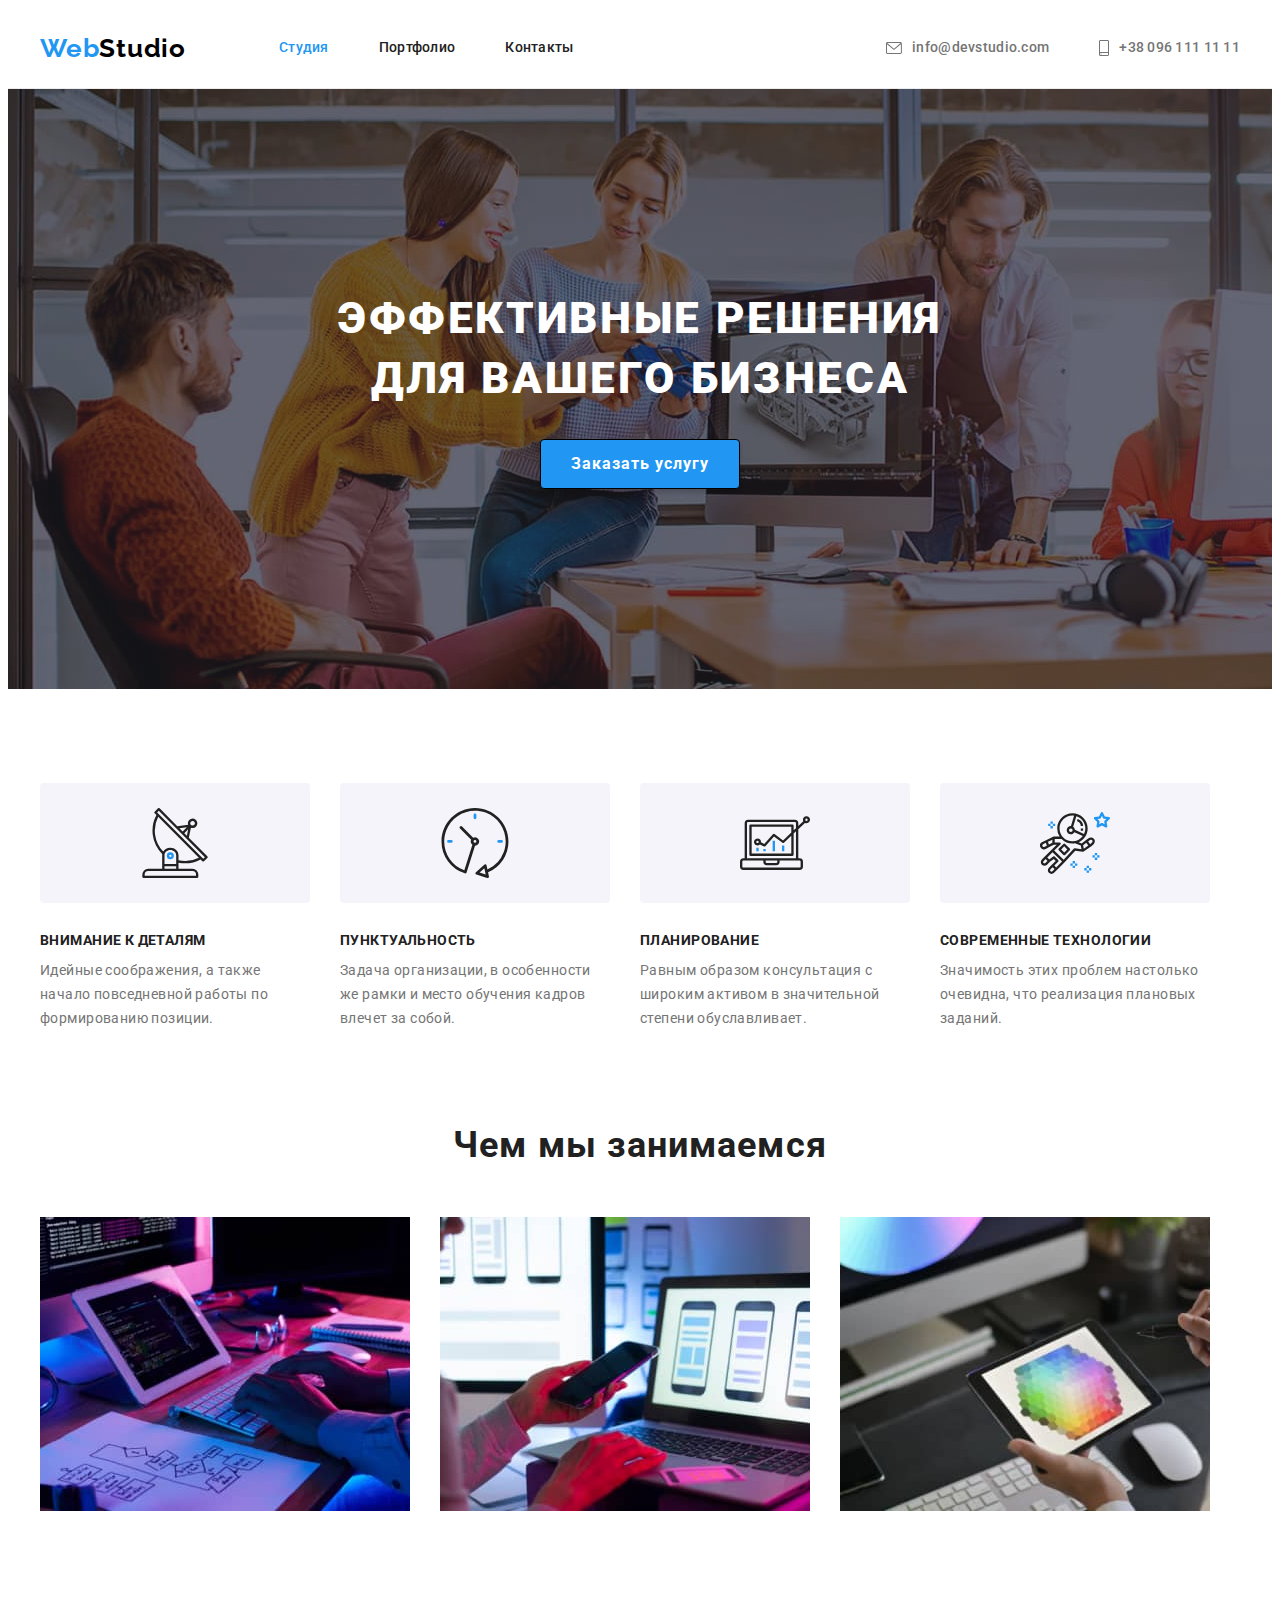
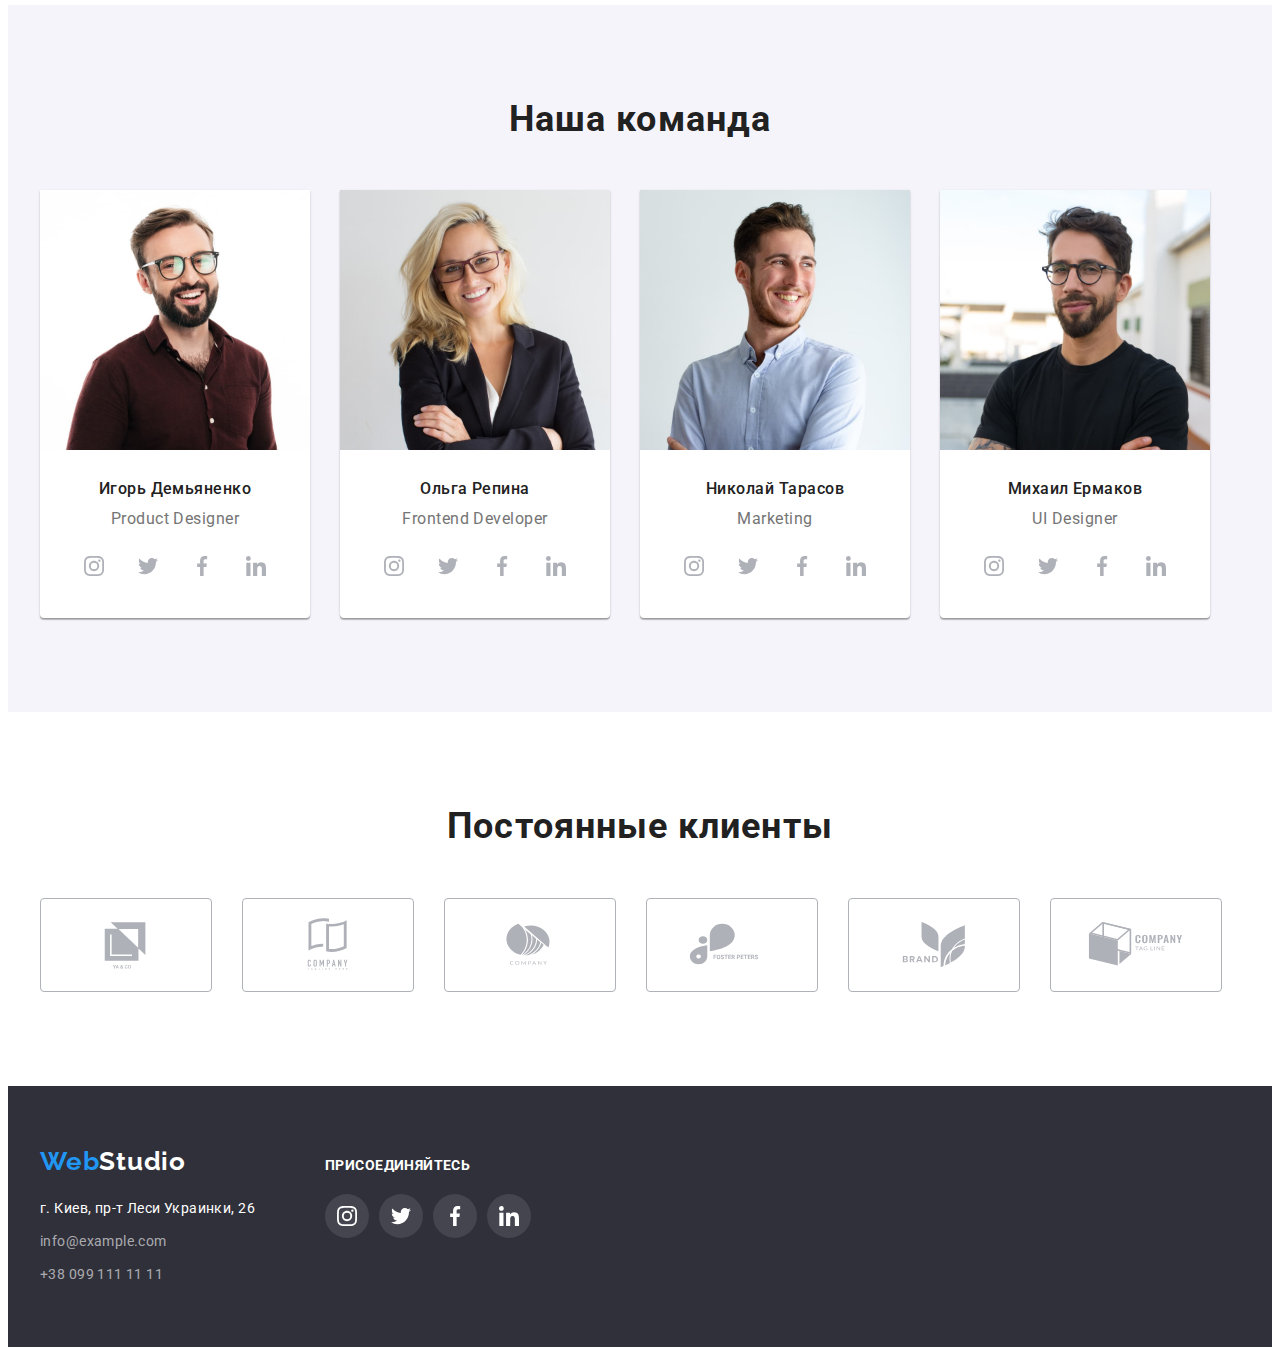
<file: index.html>
<!DOCTYPE html>
<html lang="ru">
<head>
    <meta charset="UTF-8">
    <meta http-equiv="X-UA-Compatible" content="IE=edge">
    <meta name="viewport" content="width=device-width, initial-scale=1.0">
    <title>Web Studio (Version 2.1)</title>
    <link rel="preconnect" href="https://fonts.googleapis.com">
    <link rel="preconnect" href="https://fonts.gstatic.com" crossorigin>
    <link href="https://fonts.googleapis.com/css2?family=Raleway:wght@700&family=Roboto:wght@400;500;700;900&display=swap"
          rel="stylesheet">
    <link rel="stylesheet" href="https://cdnjs.cloudflare.com/ajax/libs/modern-normalize/1.1.0/modern-normalize.min.css"
        integrity="sha512-wpPYUAdjBVSE4KJnH1VR1HeZfpl1ub8YT/NKx4PuQ5NmX2tKuGu6U/JRp5y+Y8XG2tV+wKQpNHVUX03MfMFn9Q=="
        crossorigin="anonymous" referrerpolicy="no-referrer" />
    <link rel="stylesheet" href="./css/styles.css">
</head>
<body>
   <!-- Header -->
    <header class="header">
        <div class="header-container">
            <a class="logo" href="./index.html"><span class="logo-accent">Web</span>Studio</a>
            <nav class="navigation">
                <ul class="navigation-list">
                    <li class="navigation-item"><a class="navigation-link current" href="./index.html ">Студия</a></li>
                    <li class="navigation-item"><a class="navigation-link" href="./portfolio.html">Портфолио</a></li>
                    <li class="navigation-item"><a class="navigation-link" href="./index.html">Контакты</a></li>
                </ul>
            </nav>
            <ul class="contact">
                <li class="contact-item">
                    <a class="contact-link" href="mailto:info@devstudio.com">
                        <svg class="contact-icon" width="16" height="12">
                            <use href="./images/icons.svg#icon-envelope"></use>
                        </svg>info@devstudio.com</a>
                </li>
                <li class="contact-item"><a class="contact-link" href="tel:+380961111111">
                    <svg class="contact-icon" width="10" height="16">
                        <use href="./images/icons.svg#icon-smartphone"></use>
                    </svg>+38 096 111 11 11</a></li>
            </ul>
        </div>
    </header>
    <main>
        <!-- Hero -->
        <section class="hero">
            <div class="hero-container">
                <h1 class="hero-title">Эффективные решения для  вашего бизнеса</h1>
                <button class="hero-btn" type="button">Заказать услугу</button>
            </div>

        </section>
        <!-- Benefits -->
        <section class="benefits">
            <div class="benefits-conteiner">
                <h2 class="benefits-title visually-hidden">Наши преимушества</h2>
                <ul class="benefits-list">
                    <li class="benefits-item">
                        <div class="thumb">
                            <svg class="benefits-icon" width="70" height="70">
                                <use href="./images/benefits-icon.svg#icon-antenna-1"></use>
                            </svg>
                        </div>
                        <h3 class="benefits-subtitle">Внимание к деталям</h3>
                        <p class="benefits-text">Идейные соображения, а также начало повседневной работы по формированию позиции.</p>
                    </li>
                    <li class="benefits-item">
                        <div class="thumb">
                            <svg class="benefits-icon" width="70" height="70">
                                <use href="./images/benefits-icon.svg#icon-clock"></use>
                            </svg>
                        </div>
                        <h3 class="benefits-subtitle">Пунктуальность</h3>
                        <p class="benefits-text">Задача организации, в особенности же рамки и место обучения кадров влечет за собой.</p>
                    </li>
                    <li class="benefits-item">
                        <div class="thumb">
                            <svg class="benefits-icon" width="70" height="70">
                                <use href="./images/benefits-icon.svg#icon-diagram"></use>
                            </svg>
                        </div>
                        <h3 class="benefits-subtitle">Планирование</h3>
                        <p class="benefits-text">Равным образом консультация с широким активом в значительной степени обуславливает.</p>
                    </li>
                    <li class="benefits-item">
                        <div class="thumb">
                            <svg class="benefits-icon" width="70" height="70">
                                <use href="./images/benefits-icon.svg#icon-astronaut"></use>
                            </svg>
                        </div>
                        <h3 class="benefits-subtitle">Современные технологии</h3>
                        <p class="benefits-text">Значимость этих проблем настолько очевидна, что реализация плановых заданий.</p>
                    </li>
                </ul>
            </div>
        </section>
        <!-- What we do -->
        <section class="works">
            <div class="work-contanier">
                <h2 class="works-title">Чем мы занимаемся</h2>
                <ul class="works-list">
                    <li class="works-item"><img src="./images/section-work-img-1.jpg" alt="Програмирование" width="370" height="294">
                    </li>
                    <li class="works-item"><img src="./images/section-work-img-2.jpg" alt="Разработка мобильных преложений" width="370"
                            height="294"></li>
                    <li class="works-item"><img src="./images/section-work-img-3.jpg" alt="Веб-дизайн" width="370" height="294"></li>
                </ul>
            </div>
        </section>
        <!-- Our team -->
        <section class="team">
            <div class="team-container">
                <h2 class="team-title">Наша команда</h2>
                <ul class="team-list">
                    <li class="team-item">
                        <img src="./images/section-team-img-1.jpg" alt="Фотография Игоря Демьяненко" width="270" height="260">
                            <div class="team-content">
                                <h3 class="team-subtitle">Игорь Демьяненко</h3>
                                <p class="team-text">Product Designer</p>
                                <ul class="socials-list">
                                    <li class="social-item">
                                        <a class="social-link" href="./index.html" aria-label="иконка Instagram">
                                            <svg class="social-icon" width="20" height="20">
                                                <use href="./images/icons.svg#icon-instagram"></use>
                                            </svg>
                                        </a></li>
                                    <li class="social-item">
                                        <a class="social-link" href="./index.html" aria-label="иконка Twitter">
                                            <svg class="social-icon" width="20" height="20">
                                                <use href="./images/icons.svg#icon-twitter"></use>
                                            </svg>
                                        </a></li>
                                    <li class="social-item">
                                        <a class="social-link" href="./index.html" aria-label="иконка Facebook">
                                            <svg class="social-icon" width="20" height="20">
                                                <use href="./images/icons.svg#icon-facebook"></use>
                                            </svg>
                                        </a></li>
                                    <li class="social-item">
                                        <a class="social-link" href="./index.html" aria-label="иконка LinkedIn">
                                            <svg class="social-icon" width="20" height="20">
                                                <use href="./images/icons.svg#icon-linkedin"></use>
                                            </svg>
                                        </a></li>
                                </ul>
                            </div>
                    </li>
                    <li class="team-item">
                        <img src="./images/section-team-img-2.jpg" alt="Фотография Ольги Репиной" width="270" height="260">
                            <div class="team-content">
                                <h3 class="team-subtitle">Ольга Репина</h3>
                                <p class="team-text">Frontend Developer</p>
                                <ul class="socials-list">
                                    <li class="social-item">
                                        <a class="social-link" href="./index.html" aria-label="иконка Instagram">
                                            <svg class="social-icon" width="20" height="20">
                                                <use href="./images/icons.svg#icon-instagram"></use>
                                            </svg>
                                        </a>
                                    </li>
                                    <li class="social-item">
                                        <a class="social-link" href="./index.html" aria-label="иконка Twitter">
                                            <svg class="social-icon" width="20" height="20">
                                                <use href="./images/icons.svg#icon-twitter"></use>
                                            </svg>
                                        </a>
                                    </li>
                                    <li class="social-item">
                                        <a class="social-link" href="./index.html" aria-label="иконка Facebook">
                                            <svg class="social-icon" width="20" height="20">
                                                <use href="./images/icons.svg#icon-facebook"></use>
                                            </svg>
                                        </a>
                                    </li>
                                    <li class="social-item">
                                        <a class="social-link" href="./index.html" aria-label="иконка LinkedIn">
                                            <svg class="social-icon" width="20" height="20">
                                                <use href="./images/icons.svg#icon-linkedin"></use>
                                            </svg>
                                        </a>
                                    </li>
                                </ul>
                            </div>
                    </li>
                    <li class="team-item">
                        <img src="./images/section-team-img-3.jpg" alt="Фотография Николая Тарасова" width="270" height="260">
                            <div class="team-content">
                                <h3 class="team-subtitle">Николай Тарасов</h3>
                                <p class="team-text">Marketing</p>
                                <ul class="socials-list">
                                    <li class="social-item">
                                        <a class="social-link" href="./index.html" aria-label="иконка Instagram">
                                            <svg class="social-icon" width="20" height="20">
                                                <use href="./images/icons.svg#icon-instagram"></use>
                                            </svg>
                                        </a>
                                    </li>
                                    <li class="social-item">
                                        <a class="social-link" href="./index.html" aria-label="иконка Twitter">
                                            <svg class="social-icon" width="20" height="20">
                                                <use href="./images/icons.svg#icon-twitter"></use>
                                            </svg>
                                        </a>
                                    </li>
                                    <li class="social-item">
                                        <a class="social-link" href="./index.html" aria-label="иконка Facebook">
                                            <svg class="social-icon" width="20" height="20">
                                                <use href="./images/icons.svg#icon-facebook"></use>
                                            </svg>
                                        </a>
                                    </li>
                                    <li class="social-item">
                                        <a class="social-link" href="./index.html" aria-label="иконка LinkedIn">
                                            <svg class="social-icon" width="20" height="20">
                                                <use href="./images/icons.svg#icon-linkedin"></use>
                                            </svg>
                                        </a>
                                    </li>
                                </ul>
                        </div>
                    </li>
                    <li class="team-item">
                        <img src="./images/section-team-img-4.jpg" alt="Фотография Михаила Ермакова" width="270" height="260">
                            <div class="team-content">
                                <h3 class="team-subtitle">Михаил Ермаков</h3>
                                <p class="team-text">UI Designer</p>
                                <ul class="socials-list">
                                    <li class="social-item">
                                        <a class="social-link" href="./index.html" aria-label="иконка Instagram">
                                            <svg class="social-icon" width="20" height="20">
                                                <use href="./images/icons.svg#icon-instagram"></use>
                                            </svg>
                                        </a>
                                    </li>
                                    <li class="social-item">
                                        <a class="social-link" href="./index.html" aria-label="иконка Twitter">
                                            <svg class="social-icon" width="20" height="20">
                                                <use href="./images/icons.svg#icon-twitter"></use>
                                            </svg>
                                        </a>
                                    </li>
                                    <li class="social-item">
                                        <a class="social-link" href="./index.html" aria-label="иконка Facebook">
                                            <svg class="social-icon" width="20" height="20">
                                                <use href="./images/icons.svg#icon-facebook"></use>
                                            </svg>
                                        </a>
                                    </li>
                                    <li class="social-item">
                                        <a class="social-link" href="./index.html" aria-label="иконка LinkedIn">
                                            <svg class="social-icon" width="20" height="20">
                                                <use href="./images/icons.svg#icon-linkedin"></use>
                                            </svg>
                                        </a>
                                    </li>
                                </ul>
                            </div>
                    </li>
                </ul>
            </div>
        </section>
        <!-- Clients -->
        <section class="clients">
            <div class="clients-container">
                <h2 class="clients-title">Постоянные клиенты</h2>
                <ul class="clients-list">
                    <li class="clients-item">
                        <a class="clients-link" href="./index.html">
                            <svg class="clients-icon" width="106" height="60">
                                <use href="./images/icons.svg#icon-Client-1"></use>
                            </svg>
                        </a></li>
                    <li class="clients-item">
                        <a class="clients-link" href="./index.html">
                             <svg class="clients-icon" width="106" height="60">
                                <use href="./images/icons.svg#icon-Client-2"></use>
                            </svg>
                        </a></li>
                    <li class="clients-item">
                        <a class="clients-link" href="./index.html">
                             <svg class="clients-icon" width="106" height="60">
                                <use href="./images/icons.svg#icon-Client-3"></use>
                            </svg>
                        </a></li>
                    <li class="clients-item">
                        <a class="clients-link" href="./index.html">
                             <svg class="clients-icon" width="106" height="60">
                                <use href="./images/icons.svg#icon-Client-4"></use>
                            </svg>
                        </a></li>
                    <li class="clients-item">
                        <a class="clients-link" href="./index.html">
                             <svg class="clients-icon" width="106" height="60">
                                <use href="./images/icons.svg#icon-Client-5"></use>
                            </svg>
                        </a></li>
                    <li class="clients-item">
                        <a class="clients-link" href="./index.html">
                             <svg class="clients-icon" width="106" height="60">
                                <use href="./images/icons.svg#icon-Client-6"></use>
                            </svg>
                        </a></li>
                </ul>
            </div>
        </section>
    </main>
    <!-- Footer -->
    <footer class="footer">
        <div class="footer-container">
            <div class="footer-content">
            <a class="logo" href="./index.html"><span class="logo-accent">Web</span>Studio</a>
            <address class="address">
                <ul class="address-list">
                    <li class="address-item"><a class="address-link map" href="https://goo.gl/maps/YhkQZhRq1PfooUT18">г. Киев, пр-т
                            Леси Украинки, 26</a> </li>
                    <li class="address-item"><a class="address-link" href="mailto:info@example.com">info@example.com</a></li>
                    <li class="address-item"><a class="address-link" href="tel:+380991111111">+38 099 111 11 11</a></li>
                </ul>
            </address>
            </div>
            <div class="join">
                <h3 class="join-title">присоединяйтесь</h3>
                <ul class="socials-list-footer">
                    <li class="social-item-footer">
                        <a class="social-link-footer" href="./index.html" aria-label="иконка Instagram">
                            <svg class="social-icon-footer" width="20" height="20">
                                <use href="./images/icons.svg#icon-instagram"></use>
                            </svg>
                        </a>
                    </li>
                    <li class="social-item-footer">
                        <a class="social-link-footer" href="./index.html" aria-label="иконка Twitter">
                            <svg class="social-icon-footer" width="20" height="20">
                                <use href="./images/icons.svg#icon-twitter"></use>
                            </svg>
                        </a>
                    </li>
                    <li class="social-item-footer">
                        <a class="social-link-footer" href="./index.html" aria-label="иконка Facebook">
                            <svg class="social-icon-footer" width="20" height="20">
                                <use href="./images/icons.svg#icon-facebook"></use>
                            </svg>
                        </a>
                    </li>
                    <li class="social-item-footer">
                        <a class="social-link-footer" href="./index.html" aria-label="иконка LinkedIn">
                            <svg class="social-icon-footer" width="20" height="20">
                                <use href="./images/icons.svg#icon-linkedin"></use>
                            </svg>
                        </a>
                    </li>
                </ul>
            </div>
        </div>
    </footer> 
</body>
</html>
</file>
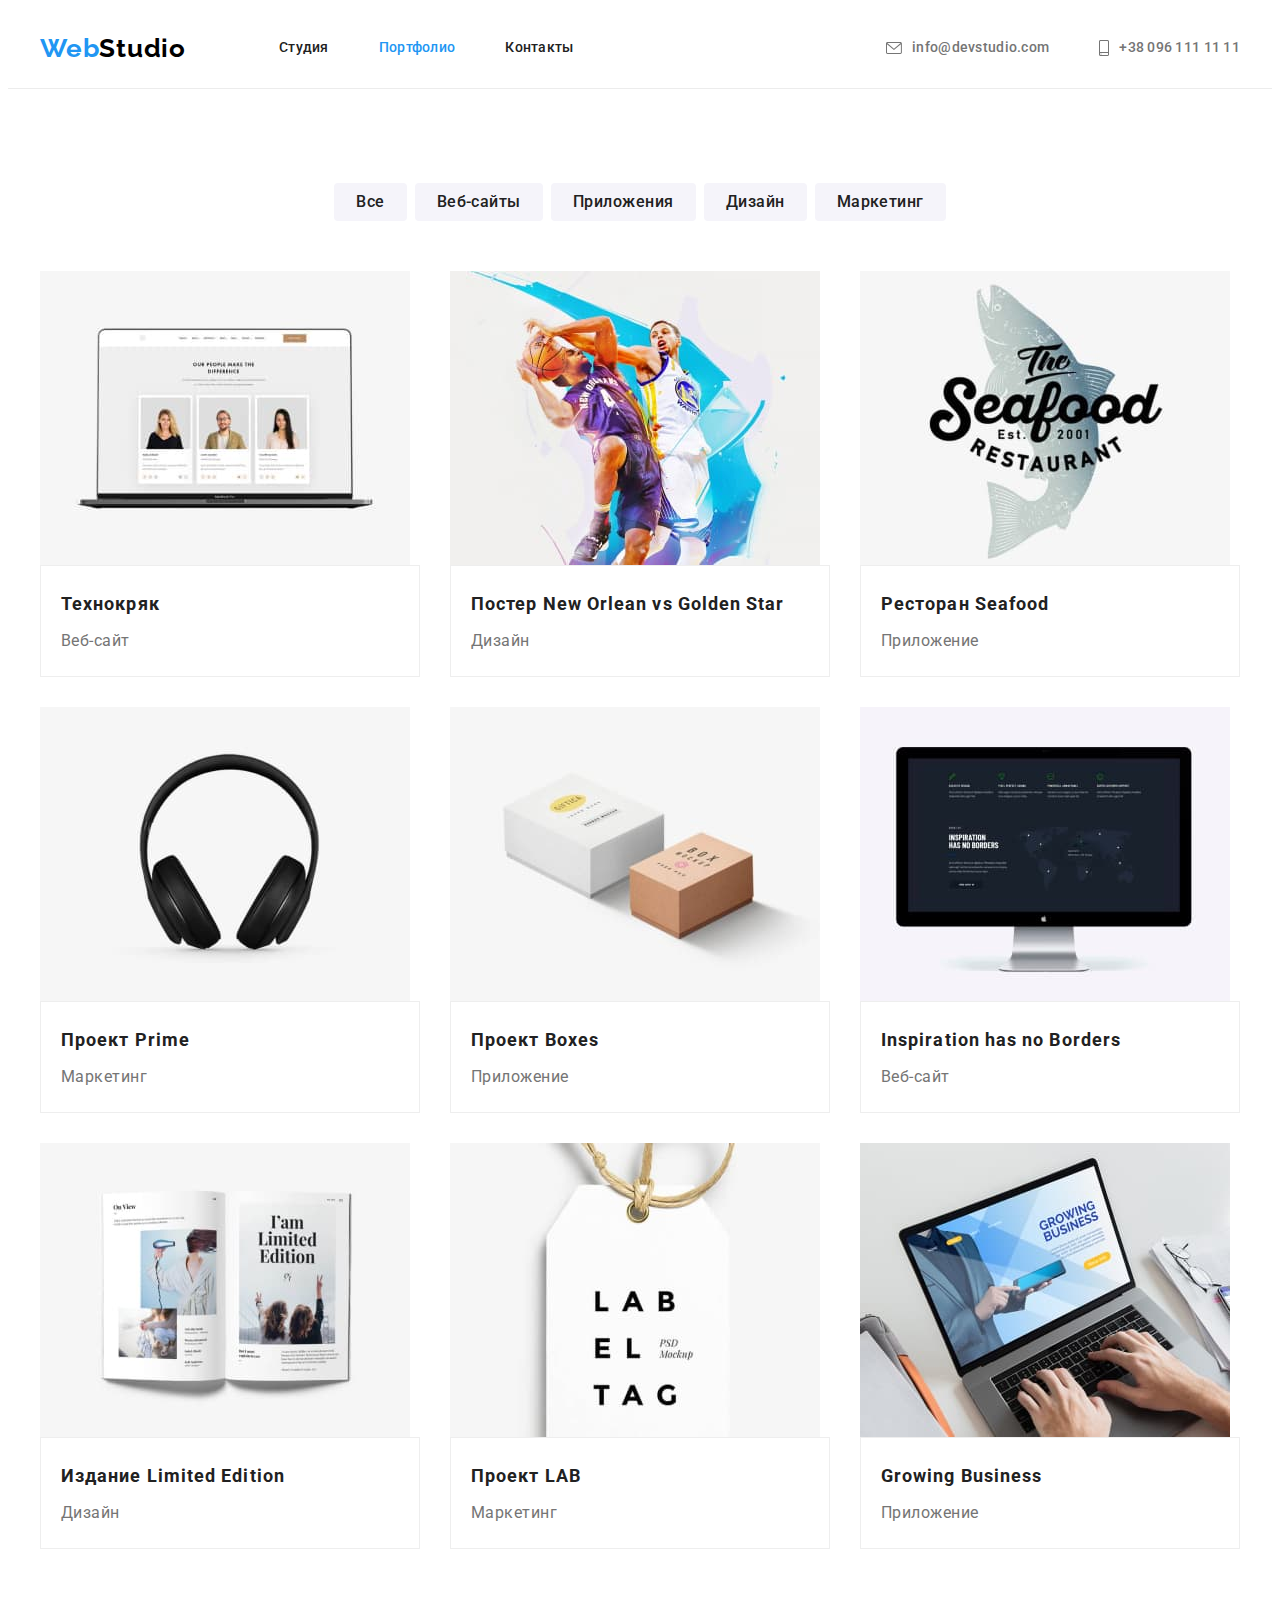
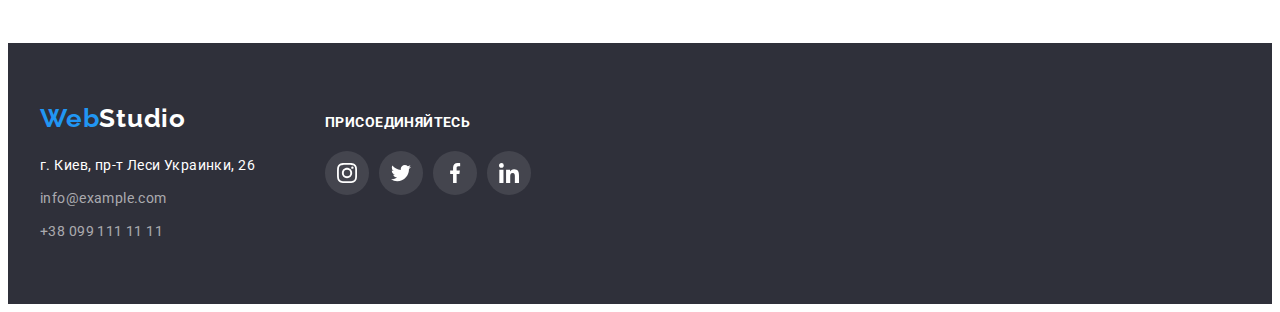
<file: portfolio.html>
<!DOCTYPE html>
<html lang="ru">
<head>
    <meta charset="UTF-8">
    <meta http-equiv="X-UA-Compatible" content="IE=edge">
    <meta name="viewport" content="width=device-width, initial-scale=1.0">
    <title>Web Studio (Version 2.1)</title>
    <link rel="preconnect" href="https://fonts.googleapis.com">
    <link rel="preconnect" href="https://fonts.gstatic.com" crossorigin>
    <link href="https://fonts.googleapis.com/css2?family=Raleway:wght@700&family=Roboto:wght@400;500;700;900&display=swap"
    rel="stylesheet">
    <link rel="stylesheet" href="https://cdnjs.cloudflare.com/ajax/libs/modern-normalize/1.1.0/modern-normalize.min.css"
        integrity="sha512-wpPYUAdjBVSE4KJnH1VR1HeZfpl1ub8YT/NKx4PuQ5NmX2tKuGu6U/JRp5y+Y8XG2tV+wKQpNHVUX03MfMFn9Q=="
        crossorigin="anonymous" referrerpolicy="no-referrer" />
    <link rel="stylesheet" href="./css/styles.css">
</head>

<body>
    <!-- Header -->
    <header class="header">
        <div class="header-container">
            <a class="logo" href="./index.html"><span class="logo-accent">Web</span>Studio</a>
            <nav class="navigation">
                <ul class="navigation-list">
                    <li class="navigation-item"><a class="navigation-link" href="./index.html ">Студия</a></li>
                    <li class="navigation-item"><a class="navigation-link current" href="./portfolio.html">Портфолио</a></li>
                    <li class="navigation-item"><a class="navigation-link" href="./index.html">Контакты</a></li>
                </ul>
            </nav>
            <ul class="contact">
                <li class="contact-item">
                    <a class="contact-link" href="mailto:info@devstudio.com">
                        <svg class="contact-icon" width="16" height="12">
                            <use href="./images/icons.svg#icon-envelope"></use>
                        </svg>info@devstudio.com</a>
                </li>
                <li class="contact-item"><a class="contact-link" href="tel:+380961111111">
                        <svg class="contact-icon" width="10" height="16">
                            <use href="./images/icons.svg#icon-smartphone"></use>
                        </svg>+38 096 111 11 11</a></li>
            </ul>
        </div>
    </header>
    <main>
        <!-- Portfolio -->
        <section class="portfolio">
            <div class="portfolio-container">
                <!-- Filter -->
                <ul class="portfolio-list">
                    <li class="portfolio-item"><button class="portfolio-btn" type="button">Все</button></li>
                    <li class="portfolio-item"><button class="portfolio-btn" type="button">Веб-сайты</button></li>
                    <li class="portfolio-item"><button class="portfolio-btn" type="button">Приложения</button></li>
                    <li class="portfolio-item"><button class="portfolio-btn" type="button">Дизайн</button></li>
                    <li class="portfolio-item"><button class="portfolio-btn" type="button">Маркетинг</button></li>
                </ul>
            </div>
            <!-- Examples -->
            <div class="examples-container">
                <ul class="examples-list">
                    <li class="examples-item">
                        <a class="examples-link" href="">
                            <img src="./images/portfolio-img-1.jpg" alt="Веб-сайт Технокряк" width="370" height="294">
                            <div class="examples-text-content">
                                <h2 class="examples-title">Технокряк</h2>
                                <p class="examples-text">Веб-сайт</p>
                            </div>
                        </a>
                    </li>
                    <li class="examples-item">
                        <a class="examples-link" href="">
                            <img src="./images/portfolio-img-2.jpg" alt="Постер Нью Орлеан и Голден Стар" width="370" height="294">
                            <div class="examples-text-content">
                                <h2 class="examples-title">Постер New Orlean vs Golden Star</h2>
                                <p class="examples-text">Дизайн</p>
                            </div>
                        </a>
                    </li>
                    <li class="examples-item">
                        <a class="examples-link" href="">
                            <img src="./images/portfolio-img-3.jpg" alt="Ресторан Сифуд" width="370" height="294">
                            <div class="examples-text-content">
                                <h2 class="examples-title">Ресторан Seafood</h2>
                                <p class="examples-text">Приложение</p>
                            </div>
                        </a>
                    </li>
                    <li class="examples-item">
                        <a class="examples-link" href="">
                            <img src="./images/portfolio-img-4.jpg" alt="Проект Прайм" width="370" height="294">
                            <div class="examples-text-content">
                                <h2 class="examples-title">Проект Prime</h2>
                                <p class="examples-text">Маркетинг</p>
                            </div>
                        </a>
                    </li>
                    <li class="examples-item">
                        <a class="examples-link" href="">
                            <img src="./images/portfolio-img-5.jpg" alt="Проект Боксис" width="370" height="294">
                            <div class="examples-text-content">
                                <h2 class="examples-title">Проект Boxes</h2>
                                <p class="examples-text">Приложение</p>
                            </div>
                        </a>
                    </li>
                    <li class="examples-item">
                        <a class="examples-link" href="">
                            <img src="./images/portfolio-img-6.jpg" alt="Инспирейшен хэз но бордерс" width="370" height="294">
                            <div class="examples-text-content">
                                <h2 class="examples-title">Inspiration has no Borders</h2>
                                <p class="examples-text">Веб-сайт</p>
                            </div>
                        </a>
                    </li>
                    <li class="examples-item">
                        <a class="examples-link" href="">
                            <img src="./images/portfolio-img-7.jpg" alt="Издание Лимитед Идишн" width="370" height="294">
                            <div class="examples-text-content">
                                <h2 class="examples-title">Издание Limited Edition</h2>
                                <p class="examples-text">Дизайн</p>
                            </div>
                        </a>
                    </li>
                    <li class="examples-item">
                        <a class="examples-link" href="">
                            <img src="./images/portfolio-img-8.jpg" alt="Проект ЛАБ" width="370" height="294">
                            <div class="examples-text-content">
                                <h2 class="examples-title">Проект LAB</h2>
                                <p class="examples-text">Маркетинг</p>
                            </div>
                        </a>
                    </li>
                    <li class="examples-item">
                        <a class="examples-link" href="">
                            <img src="./images/portfolio-img-9.jpg" alt="Гроувинг Бизнес" width="370" height="294">
                            <div class="examples-text-content">
                                <h2 class="examples-title">Growing Business</h2>
                                <p class="examples-text">Приложение</p>
                            </div>
                        </a>
                    </li>
                </ul>
            </div>
        </section>
    </main>
    <!-- Footer -->
<footer class="footer">
    <div class="footer-container">
        <div class="footer-content">
            <a class="logo" href="./index.html"><span class="logo-accent">Web</span>Studio</a>
            <address class="address">
                <ul class="address-list">
                    <li class="address-item"><a class="address-link map" href="https://goo.gl/maps/YhkQZhRq1PfooUT18">г.
                            Киев, пр-т
                            Леси Украинки, 26</a> </li>
                    <li class="address-item"><a class="address-link" href="mailto:info@example.com">info@example.com</a>
                    </li>
                    <li class="address-item"><a class="address-link" href="tel:+380991111111">+38 099 111 11 11</a></li>
                </ul>
            </address>
        </div>
        <div class="join">
            <h3 class="join-title">присоединяйтесь</h3>
            <ul class="socials-list-footer">
                <li class="social-item-footer">
                    <a class="social-link-footer" href="./index.html" aria-label="иконка Instagram">
                        <svg class="social-icon-footer" width="20" height="20">
                            <use href="./images/icons.svg#icon-instagram"></use>
                        </svg>
                    </a>
                </li>
                <li class="social-item-footer">
                    <a class="social-link-footer" href="./index.html" aria-label="иконка Twitter">
                        <svg class="social-icon-footer" width="20" height="20">
                            <use href="./images/icons.svg#icon-twitter"></use>
                        </svg>
                    </a>
                </li>
                <li class="social-item-footer">
                    <a class="social-link-footer" href="./index.html" aria-label="иконка Facebook">
                        <svg class="social-icon-footer" width="20" height="20">
                            <use href="./images/icons.svg#icon-facebook"></use>
                        </svg>
                    </a>
                </li>
                <li class="social-item-footer">
                    <a class="social-link-footer" href="./index.html" aria-label="иконка LinkedIn">
                        <svg class="social-icon-footer" width="20" height="20">
                            <use href="./images/icons.svg#icon-linkedin"></use>
                        </svg>
                    </a>
                </li>
            </ul>
        </div>
    </div>
</footer>
</body>
</html>
</file>
<file: css/styles.css>
/* General styles */
:root {
  --main-text-color: #757575;
  --title-text-color: #212121;
  --white-text-color: #ffffff;
  --accent-color: #2196f3;
  --grey-icon-color: #afb1b8;
  --background-gray: #f5f4fa;
  --backgroun-white: #ffffff;
  --background-accent: #2f303a;
}

body {
  font-family: 'Roboto', sans-serif;
  color: var(--main-text-color);
  background-color: var(--background-white);
}
img {
  display: block;
  max-width: 100%;
  height: auto;
}
.header {
  border-bottom: 1px solid #ececec;
}
.header-container {
  display: flex;
  align-items: center;
  width: 1200px;
  margin-left: auto;
  margin-right: auto;
  padding-left: 15px;
  padding-right: 15px;
}

/* Header */
.logo {
  margin-right: 93px;

  font-family: 'Raleway';
  font-weight: 700;
  font-size: 26px;
  line-height: 1.19;
  letter-spacing: 0.03em;
  color: #000000;
  text-decoration: none;
}

.logo-accent {
  color: var(--accent-color);
}
.navigation {
  display: flex;
}
.navigation-list {
  display: flex;
  list-style: none;
  margin-top: 0;
  margin-bottom: 0;
  padding-left: 0;
}
.navigation-item {
  margin-right: 50px;
}
.navigation-item:last-child {
  margin-right: 0;
}
.navigation-link {
  display: block;
  text-decoration: none;
  font-weight: 500;
  font-size: 14px;
  line-height: 1.14;
  letter-spacing: 0.02em;
  color: var(--title-text-color);
  padding-top: 32px;
  padding-bottom: 32px;
}
.navigation-link:hover,
.navigation-link:focus,
.navigation-link:active {
  color: var(--accent-color);
}
.navigation-link.current {
  color: var(--accent-color);
}
.navigation-container {
  display: flex;
}
.contact {
  list-style: none;
  display: flex;
  margin-top: 0;
  margin-bottom: 0;
  margin-left: auto;
  padding-left: 0;
}

.contact-item + .contact-item {
  margin-left: 50px;
}
.contact-link {
  display: flex;
  align-items: center;
  justify-content: center;
  padding-top: 32px;
  padding-bottom: 32px;
  text-decoration: none;
  font-weight: 500;
  font-size: 14px;
  line-height: 1.14;
  letter-spacing: 0.02em;
  color: var(--main-text-color);
}
.contact-icon {
  margin-right: 10px;
  fill: var(--main-text-color);
}

.contact-link:hover,
.contact-link:focus,
.contact-link:active {
  color: var(--accent-color);
}
.contact-link:hover .contact-icon,
.contact-link:focus .contact-icon {
  fill: var(--accent-color);
}

/* Hero */
.hero {
  background-image: linear-gradient(to right, rgba(47, 48, 58, 0.4), rgba(47, 48, 58, 0.4)),
    url(../images/hero.jpg);
  background-color: var(--background-accent);
  text-align: center;
  max-width: 1600px;
  min-height: 600px;
  margin-left: auto;
  margin-right: auto;

  background-size: cover;
}
.hero-container {
  width: 1200px;
  padding-top: 200px;
  padding-left: 15px;
  padding-right: 15px;
  padding-bottom: 200px;
  margin-left: auto;
  margin-right: auto;
}
.hero-title {
  margin-top: 0;
  margin-bottom: 30px;
  margin-left: auto;
  margin-right: auto;
  font-weight: 900;
  width: 696px;
  font-size: 44px;
  line-height: 1.36;
  text-align: center;
  letter-spacing: 0.06em;
  text-transform: uppercase;
  color: var(--white-text-color);
}
.hero-btn {
  width: 200px;
  height: 50px;
  font-family: 'Roboto';
  font-weight: 700;
  font-size: 16px;
  line-height: 1.88;
  align-items: center;
  text-align: center;
  letter-spacing: 0.06em;
  border: 1px solid #000000;
  box-sizing: border-box;
  box-shadow: 0px 4px 4px rgba(0, 0, 0, 0.15);
  border-radius: 4px;
  color: var(--white-text-color);
  background-color: var(--accent-color);
  cursor: pointer;
}
.hero-btn:hover,
.hero-btn:focus {
  background-color: #188ce8;
  border: 1px solid #000000;
  box-sizing: border-box;
  box-shadow: 0px 4px 4px rgba(0, 0, 0, 0.15);
  border-radius: 4px;
}
/* Benefits */
.benefits {
  padding-bottom: 94px;
  padding-top: 94px;
}
.benefits-conteiner {
  width: 1200px;
  padding-left: 15px;
  padding-right: 15px;
  margin-left: auto;
  margin-right: auto;
}
.thumb {
  display: flex;
  width: 270px;
  height: 120px;
  justify-content: center;
  align-items: center;
  margin-bottom: 30px;
  background-color: var(--background-gray);
  border-radius: 4px;
}

.benefits-title.visually-hidden {
  position: absolute;
  width: 1px;
  height: 1px;
  margin: -1px;
  border: 0;
  padding: 0;
  white-space: nowrap;
  clip-path: inset(100%);
  clip: rect(0 0 0 0);
  overflow: hidden;
}
.benefits-list {
  margin-top: 0;
  margin-bottom: 0;
  padding-left: 0;
  display: flex;
  list-style: none;
}
.benefits-item {
  display: block;
  margin-right: 30px;
  width: 270px;
}
.benefits-item:last-child {
  margin-right: 0;
}
.benefits-subtitle {
  margin-bottom: 10px;
  margin-top: 0;
  margin-left: 0;
  margin-right: 0;
  font-family: 'Roboto';
  font-weight: 700;
  font-size: 14px;
  line-height: 1.14;
  letter-spacing: 0.03em;
  text-transform: uppercase;
  color: var(--title-text-color);
}
.benefits-text {
  margin-top: 0;
  margin-bottom: 0;
  /* margin-right: 30px; */
  margin-left: 0;
  font-weight: 400;
  font-size: 14px;
  line-height: 1.71;
  letter-spacing: 0.03em;
}
/* What we do */
.works {
  padding-bottom: 94px;
}
.work-contanier {
  width: 1200px;
  padding-left: 15px;
  padding-right: 15px;
  margin-left: auto;
  margin-right: auto;
}
.works-title {
  margin-top: 0;
  margin-bottom: 50px;
  margin-right: 0;
  font-weight: 700;
  font-size: 36px;
  line-height: 1.16;
  text-align: center;
  letter-spacing: 0.03em;
  color: var(--title-text-color);
}
.works-list {
  display: flex;
  margin-top: 0;
  margin-bottom: 0;
  padding-left: 0;
  list-style: none;
  margin-right: 0;
}
.works-item {
  margin-right: 30px;
}
.works-item:last-child {
  margin-right: 0;
}
/* Our team */
.team {
  background-color: var(--background-gray);
  padding-top: 94px;
  padding-bottom: 94px;
}
.team-container {
  width: 1200px;
  padding-left: 15px;
  padding-right: 15px;
  margin-left: auto;
  margin-right: auto;
}
.team-list {
  list-style: none;
  display: flex;
  margin-top: 0;
  margin-bottom: 0;
  padding-left: 0;
}
.team-title {
  margin-top: 0;
  margin-bottom: 50px;
  font-weight: 700;
  font-size: 36px;
  line-height: 1.16;
  text-align: center;
  letter-spacing: 0.03em;
  color: var(--title-text-color);
}
.team-item {
  margin-right: 30px;
  background: var(--backgroun-white);
  box-shadow: 0px 1px 3px rgba(0, 0, 0, 0.12), 0px 1px 1px rgba(0, 0, 0, 0.14),
    0px 2px 1px rgba(0, 0, 0, 0.2);
  border-radius: 0px 0px 4px 4px;
}
.team-item:last-child {
  margin-right: 0;
}
.team-content {
  padding-top: 30px;
  padding-bottom: 30px;
}
.team-subtitle {
  margin-top: 0;
  margin-bottom: 10px;
  margin-left: auto;
  margin-right: auto;
  font-weight: 500;
  font-size: 16px;
  line-height: 1.18;
  letter-spacing: 0.03em;
  text-align: center;
  color: var(--title-text-color);
}
.team-text {
  margin-top: 0;
  margin-bottom: 16px;
  text-align: center;
  font-weight: 400;
  font-size: 16px;
  line-height: 1.19;
  letter-spacing: 0.03em;
}
.socials-list {
  list-style: none;
  display: flex;
  margin-top: 0;
  margin-bottom: 0;
  padding-left: 0;
  justify-content: center;
  align-items: center;
  gap: 10px;
}
.social-link {
  display: flex;
  align-items: center;
  justify-content: center;
  width: 44px;
  height: 44px;
  border-radius: 50%;
}
.social-icon {
  fill: var(--grey-icon-color);
}
.social-link:hover,
.social-link:focus {
  background-color: var(--accent-color);
}
.social-link:hover .social-icon,
.social-link:focus .social-icon {
  fill: var(--white-text-color);
}
/* Clients */
.clients {
  padding-top: 94px;
  padding-bottom: 94px;
}
.clients-container {
  width: 1200px;
  padding-left: 15px;
  padding-right: 15px;
  margin-left: auto;
  margin-right: auto;
}
.clients-title {
  margin: 0;
  margin-bottom: 50px;
  font-style: normal;
  font-weight: 700;
  font-size: 36px;
  line-height: 1.16;
  text-align: center;
  letter-spacing: 0.03em;
  color: var(--title-text-color);
}
.clients-list {
  list-style: none;
  display: flex;
  margin-top: 0;
  margin-bottom: 0;
  padding-left: 0;
  flex-basis: calc(100%);
  margin-right: -15px;
  /* margin-left: -15px; */
}
.clients-item {
}
.clients-item:not(:last-child) {
  margin-right: 30px;
}

.clients-link {
  display: flex;
  /* padding-top: 16px;
  padding-right: 32px;
  padding-bottom: 16px;
  padding-left: 32px; */
  width: 170px;
  height: 92px;
  justify-content: center;
  align-items: center;
  border: 1px solid var(--grey-icon-color);
  border-radius: 4px;
  fill: var(--grey-icon-color);
}
.clients-link:hover,
.clients-link:focus {
  fill: var(--accent-color);
  border-color: var(--accent-color);
}

/* Footer */
.footer {
  background-color: var(--background-accent);
  padding-top: 60px;
  padding-bottom: 60px;
}
.footer-container {
  width: 1200px;
  padding-left: 15px;
  padding-right: 15px;
  margin-left: auto;
  margin-right: auto;
  display: flex;
  align-items: baseline;
}
.footer-content {
  margin-right: 70px;
}
.footer-container .logo {
  margin-right: 0;
  margin-bottom: 20px;
  color: var(--white-text-color);
}
.address-item {
  margin-bottom: 9px;
}
.address-item:last-child {
  margin-bottom: 0;
}
.address-list {
  margin-top: 20px;
  margin-bottom: 0;
  padding-left: 0;
  list-style: none;
}
.address-link.map {
  color: var(--white-text-color);
}
.address-link {
  font-style: normal;
  text-decoration: none;
  font-weight: 400;
  font-size: 14px;
  line-height: 1.71;
  letter-spacing: 0.03em;
  color: rgba(255, 255, 255, 0.6);
}
.address-link:hover,
.address-link:focus {
  color: var(--accent-color);
}
.join-title {
  margin: 0;
  font-style: normal;
  font-weight: 700;
  font-size: 14px;
  line-height: 1.14;
  letter-spacing: 0.03em;
  text-transform: uppercase;
  color: var(--white-text-color);
  margin-bottom: 20px;
}

.socials-list-footer {
  list-style: none;
  display: flex;
  margin-top: 0;
  margin-bottom: 0;
  padding-left: 0;
  justify-content: center;
  align-items: center;
  gap: 10px;
}
.social-link-footer {
  display: flex;
  align-items: center;
  justify-content: center;
  width: 44px;
  height: 44px;
  border-radius: 50%;
  background-color: rgba(255, 255, 255, 0.1);
}
.social-icon-footer {
  fill: var(--white-text-color);
}
.social-link-footer:hover,
.social-link-footer:focus {
  background-color: var(--accent-color);
}
.social-link-footer:hover .social-icon-footer,
.social-link-footer:focus .social-icon-footer {
  fill: var(--white-text-color);
}

/* Portfolio */
.portfolio {
  padding-top: 94px;
  padding-bottom: 94px;
}
.portfolio-container {
  width: 1200px;
  padding-left: 15px;
  padding-right: 15px;
  margin-left: auto;
  margin-right: auto;
  margin-bottom: 50px;
}
.portfolio-list {
  margin-top: 0;
  margin-bottom: 0;
  padding-left: 0;
  display: flex;
  list-style: none;
  justify-content: center;
}
.portfolio-item {
  margin-right: 8px;
}
.portfolio-item:last-child {
  margin-right: 0;
}
.portfolio-btn {
  background: var(--background-gray);
  box-sizing: border-box;
  height: 38px;
  padding: 6px 22px;
  border-radius: 4px;
  font-family: 'Roboto';
  font-style: normal;
  font-weight: 500;
  font-size: 16px;
  line-height: 1.62;
  letter-spacing: 0.03em;
  color: var(--title-text-color);
  cursor: pointer;
  border: none;
}
.portfolio-btn:hover,
.portfolio-btn:focus,
.portfolio-btn:active {
  background-color: var(--accent-color);
  color: var(--white-text-color);
  box-shadow: 0px 4px 4px rgba(0, 0, 0, 0.25);
}
/* Examples */
.examples-container {
  display: flex;
  width: 1200px;
  padding-left: 15px;
  padding-right: 15px;
  /* padding-top: 60px;
    padding-bottom: 60px; */
  margin-left: auto;
  margin-right: auto;
}
.examples-list {
  display: flex;
  flex-wrap: wrap;
  margin: 0;
  padding: 0;
  list-style: none;
  margin-top: -30px;
  margin-left: -30px;
}
.examples-item {
  flex-basis: calc(100% / 3 - 30px);
  background: var(--backgroun-white);
  margin-top: 30px;
  margin-left: 30px;
}
.examples-link {
  display: block;
  text-decoration: none;
}
.examples-link:hover,
.examples-link:focus {
  box-shadow: 0px 1px 1px rgba(0, 0, 0, 0.12), 0px 4px 4px rgba(0, 0, 0, 0.06),
    1px 4px 6px rgba(0, 0, 0, 0.16);
}
.examples-link img {
  display: block;
}
.examples-text-content {
  padding: 20px;
  border: 1px solid #eeeeee;
}
.examples-title {
  margin-top: 0;
  margin-bottom: 4px;
  font-family: 'Roboto';
  font-weight: 700;
  font-size: 18px;
  line-height: 2;
  letter-spacing: 0.06em;
  color: var(--title-text-color);
}
.examples-text {
  margin-top: 0;
  margin-bottom: 0;
  font-family: 'Roboto';
  font-style: normal;
  font-weight: 400;
  font-size: 16px;
  line-height: 1.88;
  letter-spacing: 0.03em;
  color: var(--main-text-color);
}
</file>
